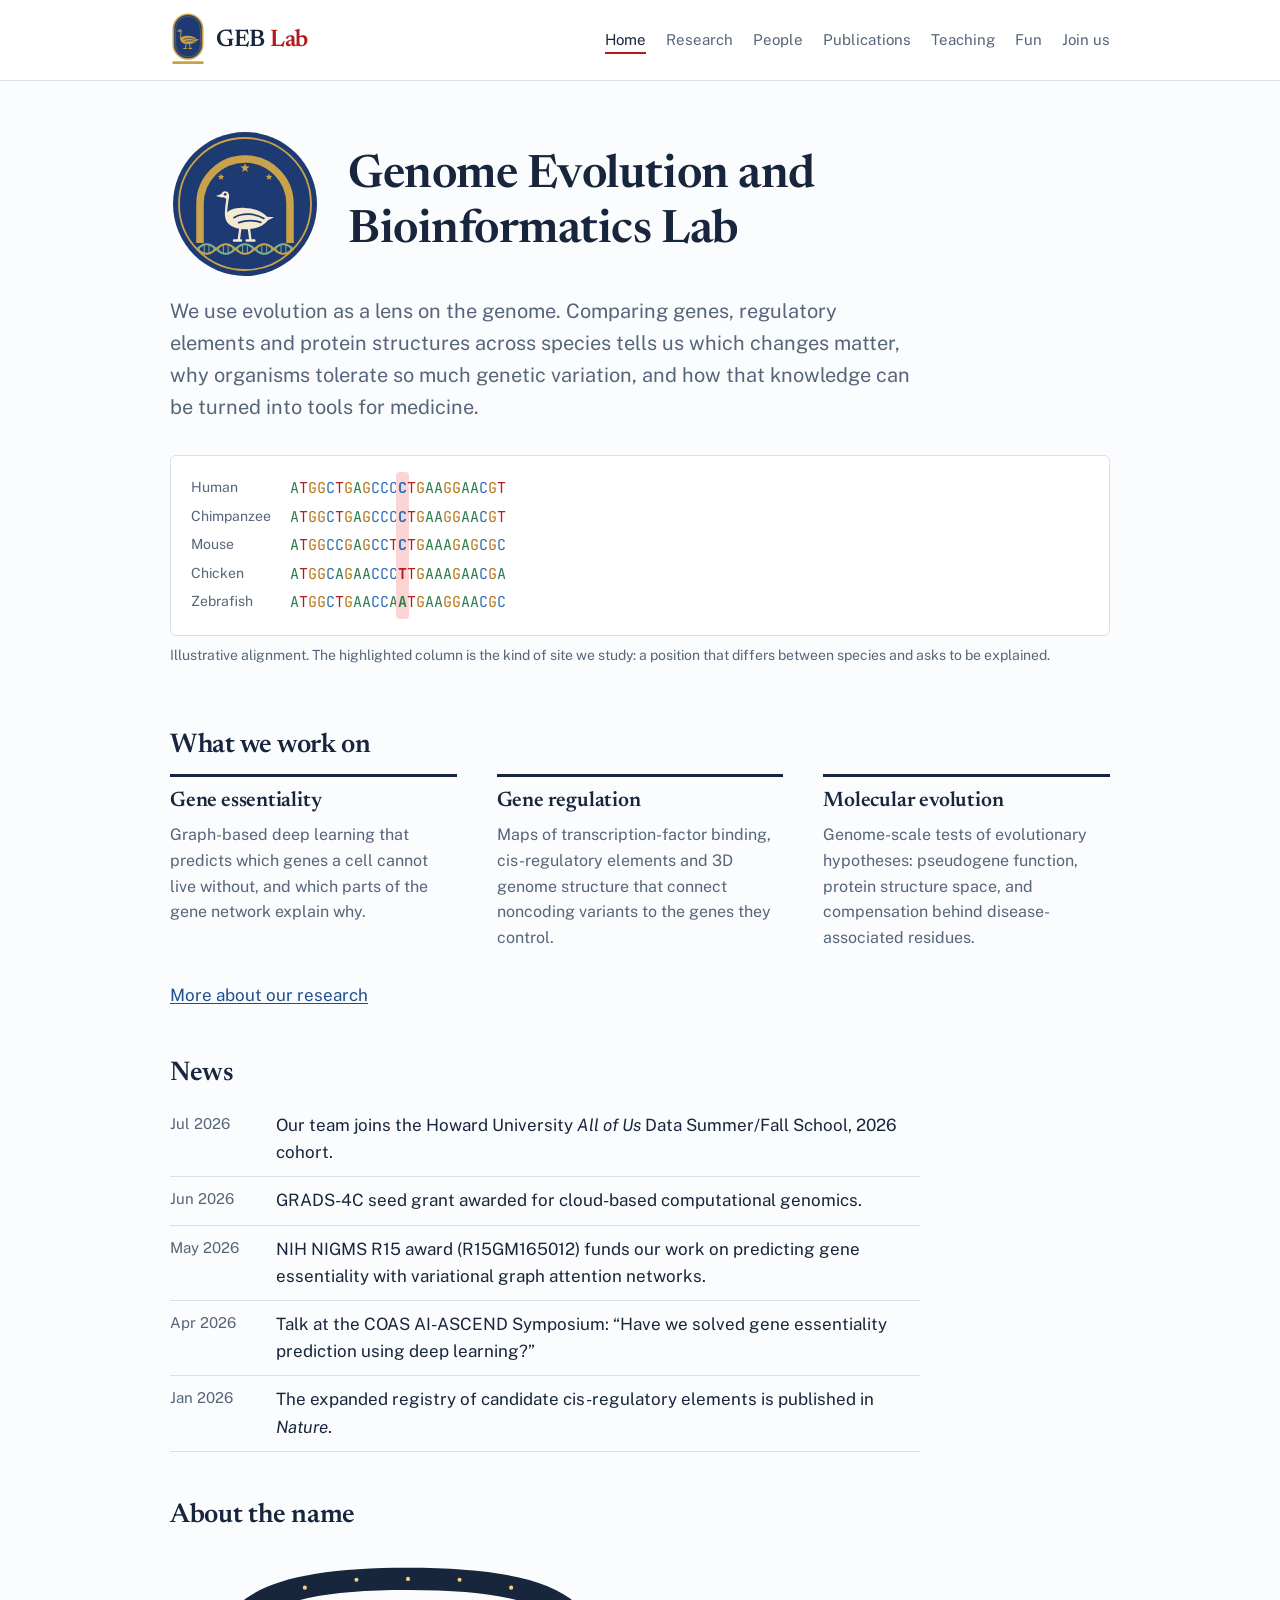
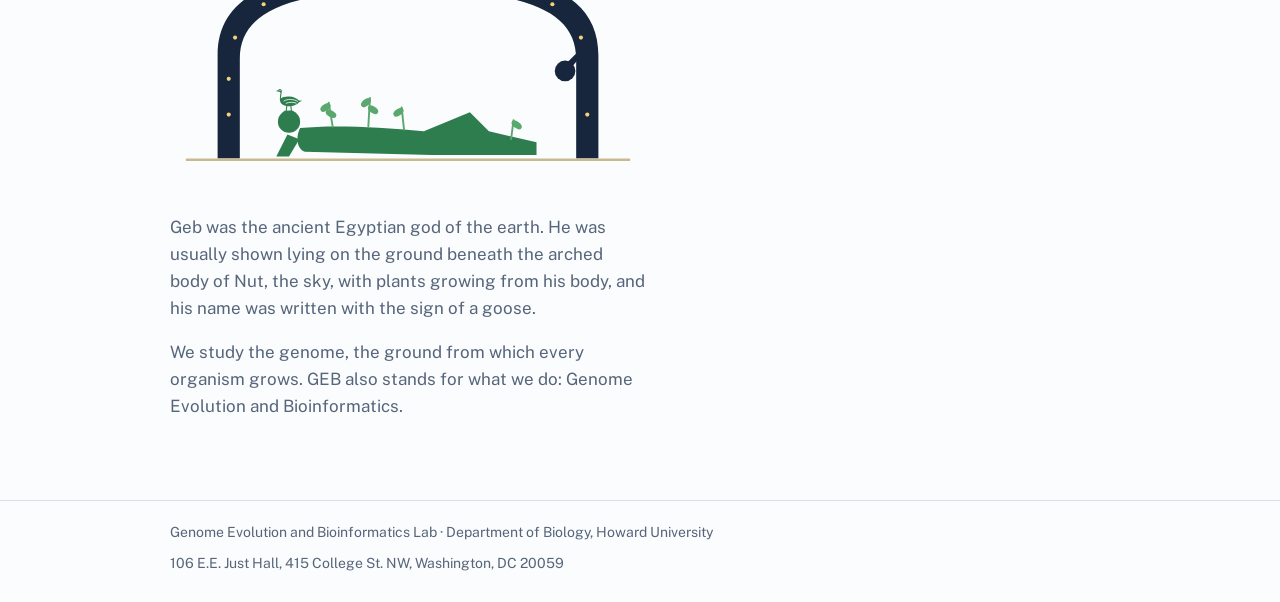
<file: index.html>
<!doctype html>
<html lang="en">
<head>
  <meta charset="utf-8">
  <meta name="viewport" content="width=device-width, initial-scale=1">
  <title>GEB Lab · Howard University</title>
  <meta name="description" content="The Genome Evolution and Bioinformatics Lab at Howard University studies genome evolution, gene regulation and gene essentiality.">
  <link rel="preconnect" href="https://fonts.googleapis.com">
  <link rel="preconnect" href="https://fonts.gstatic.com" crossorigin>
  <link href="https://fonts.googleapis.com/css2?family=JetBrains+Mono:wght@400;700&family=Newsreader:opsz,wght@6..72,500;6..72,600&family=Public+Sans:wght@400;600;700&display=swap" rel="stylesheet">
  <link rel="icon" href="favicon.svg" type="image/svg+xml">
  <link rel="stylesheet" href="style.css">
</head>
<body>
  <!-- ===== Menu: the same block is on every page. To add a page, add a <li> on every page. ===== -->
  <header class="site-header">
    <div class="wrap">
      <a class="wordmark brand" href="index.html" aria-label="GEB Lab home"><img class="logo" src="images/logo-cartouche.svg" alt="" width="36" height="56"><span class="wm-text">GEB <span>Lab</span></span></a>
      <nav aria-label="Main">
        <ul>
        <li><a href="index.html" aria-current="page">Home</a></li>
        <li><a href="research.html">Research</a></li>
        <li><a href="people.html">People</a></li>
        <li><a href="publications.html">Publications</a></li>
        <li><a href="teaching.html">Teaching</a></li>
        <li><a href="fun.html">Fun</a></li>
        <li><a href="join.html">Join us</a></li>
        </ul>
      </nav>
    </div>
  </header>

  <main>
    <div class="wrap">
      <section class="hero">
        <div class="hero-title">
          <img src="images/logo.svg" alt="GEB Lab logo">
          <h1>Genome Evolution and Bioinformatics Lab</h1>
        </div>
        <p class="lede">We use evolution as a lens on the genome. Comparing genes, regulatory
        elements and protein structures across species tells us which changes matter, why
        organisms tolerate so much genetic variation, and how that knowledge can be turned
        into tools for medicine.</p>
        <div class="alignment" role="img" aria-label="Illustrative five-species DNA alignment with one variable column highlighted">
          <div class="row"><span class="sp">Human</span><span class="a">A</span><span class="t">T</span><span class="g">G</span><span class="g">G</span><span class="c">C</span><span class="t">T</span><span class="g">G</span><span class="a">A</span><span class="g">G</span><span class="c">C</span><span class="c">C</span><span class="c">C</span><span class="c hl">C</span><span class="t">T</span><span class="g">G</span><span class="a">A</span><span class="a">A</span><span class="g">G</span><span class="g">G</span><span class="a">A</span><span class="a">A</span><span class="c">C</span><span class="g">G</span><span class="t">T</span></div>
          <div class="row"><span class="sp">Chimpanzee</span><span class="a">A</span><span class="t">T</span><span class="g">G</span><span class="g">G</span><span class="c">C</span><span class="t">T</span><span class="g">G</span><span class="a">A</span><span class="g">G</span><span class="c">C</span><span class="c">C</span><span class="c">C</span><span class="c hl">C</span><span class="t">T</span><span class="g">G</span><span class="a">A</span><span class="a">A</span><span class="g">G</span><span class="g">G</span><span class="a">A</span><span class="a">A</span><span class="c">C</span><span class="g">G</span><span class="t">T</span></div>
          <div class="row"><span class="sp">Mouse</span><span class="a">A</span><span class="t">T</span><span class="g">G</span><span class="g">G</span><span class="c">C</span><span class="c">C</span><span class="g">G</span><span class="a">A</span><span class="g">G</span><span class="c">C</span><span class="c">C</span><span class="t">T</span><span class="c hl">C</span><span class="t">T</span><span class="g">G</span><span class="a">A</span><span class="a">A</span><span class="a">A</span><span class="g">G</span><span class="a">A</span><span class="g">G</span><span class="c">C</span><span class="g">G</span><span class="c">C</span></div>
          <div class="row"><span class="sp">Chicken</span><span class="a">A</span><span class="t">T</span><span class="g">G</span><span class="g">G</span><span class="c">C</span><span class="a">A</span><span class="g">G</span><span class="a">A</span><span class="a">A</span><span class="c">C</span><span class="c">C</span><span class="c">C</span><span class="t hl">T</span><span class="t">T</span><span class="g">G</span><span class="a">A</span><span class="a">A</span><span class="a">A</span><span class="g">G</span><span class="a">A</span><span class="a">A</span><span class="c">C</span><span class="g">G</span><span class="a">A</span></div>
          <div class="row"><span class="sp">Zebrafish</span><span class="a">A</span><span class="t">T</span><span class="g">G</span><span class="g">G</span><span class="c">C</span><span class="t">T</span><span class="g">G</span><span class="a">A</span><span class="a">A</span><span class="c">C</span><span class="c">C</span><span class="a">A</span><span class="a hl">A</span><span class="t">T</span><span class="g">G</span><span class="a">A</span><span class="a">A</span><span class="g">G</span><span class="g">G</span><span class="a">A</span><span class="a">A</span><span class="c">C</span><span class="g">G</span><span class="c">C</span></div>
        </div>
        <p class="caption">Illustrative alignment. The highlighted column is the kind of site we study:
        a position that differs between species and asks to be explained.</p>
      </section>

      <h2>What we work on</h2>
      <div class="themes">
        <div class="theme">
          <h3>Gene essentiality</h3>
          <p>Graph-based deep learning that predicts which genes a cell cannot live without,
          and which parts of the gene network explain why.</p>
        </div>
        <div class="theme">
          <h3>Gene regulation</h3>
          <p>Maps of transcription-factor binding, cis-regulatory elements and 3D genome
          structure that connect noncoding variants to the genes they control.</p>
        </div>
        <div class="theme">
          <h3>Molecular evolution</h3>
          <p>Genome-scale tests of evolutionary hypotheses: pseudogene function, protein
          structure space, and compensation behind disease-associated residues.</p>
        </div>
      </div>
      <p style="margin-top:16px"><a href="research.html">More about our research</a></p>

      <h2>News</h2>
      <ul class="news">
        <li><time datetime="2026-07">Jul 2026</time><span>Our team joins the Howard University <em>All of Us</em> Data Summer/Fall School, 2026 cohort.</span></li>
        <li><time datetime="2026-06">Jun 2026</time><span>GRADS-4C seed grant awarded for cloud-based computational genomics.</span></li>
        <li><time datetime="2026-05">May 2026</time><span>NIH NIGMS R15 award (R15GM165012) funds our work on predicting gene essentiality with variational graph attention networks.</span></li>
        <li><time datetime="2026-04">Apr 2026</time><span>Talk at the COAS AI-ASCEND Symposium: “Have we solved gene essentiality prediction using deep learning?”</span></li>
        <li><time datetime="2026-01">Jan 2026</time><span>The expanded registry of candidate cis-regulatory elements is published in <em>Nature</em>.</span></li>
      </ul>
      <h2>About the name</h2>
      <div class="name-note">
        <img class="geb-art" src="images/geb-and-nut.svg" alt="Drawing of Geb, the earth, lying beneath Nut, the sky"></g>
  <!-- plants growing from the earth -->
  <g stroke="#5aa86e" stroke-width="2.4" stroke-linecap="round" fill="#5aa86e">
    <path d="M205 230 L200 200" fill="none"/><ellipse cx="196" cy="206" rx="6" ry="3" transform="rotate(-35 196 206)"/><ellipse cx="203" cy="214" rx="6" ry="3" transform="rotate(30 203 214)"/>
    <path d="M250 230 L252 194" fill="none"/><ellipse cx="247" cy="200" rx="6" ry="3" transform="rotate(-40 247 200)"/><ellipse cx="256" cy="209" rx="6" ry="3" transform="rotate(35 256 209)"/>
    <path d="M295 234 L292 206" fill="none"/><ellipse cx="288" cy="212" rx="6" ry="3" transform="rotate(-35 288 212)"/>
    <path d="M430 246 L433 222" fill="none"/><ellipse cx="437" cy="228" rx="6" ry="3" transform="rotate(35 437 228)"/>
  </g>
</svg>
        <div>
          <p>Geb was the ancient Egyptian god of the earth. He was usually shown lying on the ground
          beneath the arched body of Nut, the sky, with plants growing from his body, and his name was
          written with the sign of a goose.</p>
          <p>We study the genome, the ground from which every organism grows. GEB also stands for
          what we do: Genome Evolution and Bioinformatics.</p>
        </div>
      </div>
    </div>
  </main>

  <footer class="site-footer">
    <div class="wrap">
      <span>Genome Evolution and Bioinformatics Lab · Department of Biology, Howard University</span>
      <span>106 E.E. Just Hall, 415 College St. NW, Washington, DC 20059</span>
    </div>
  </footer>
</body>
</html>
</file>
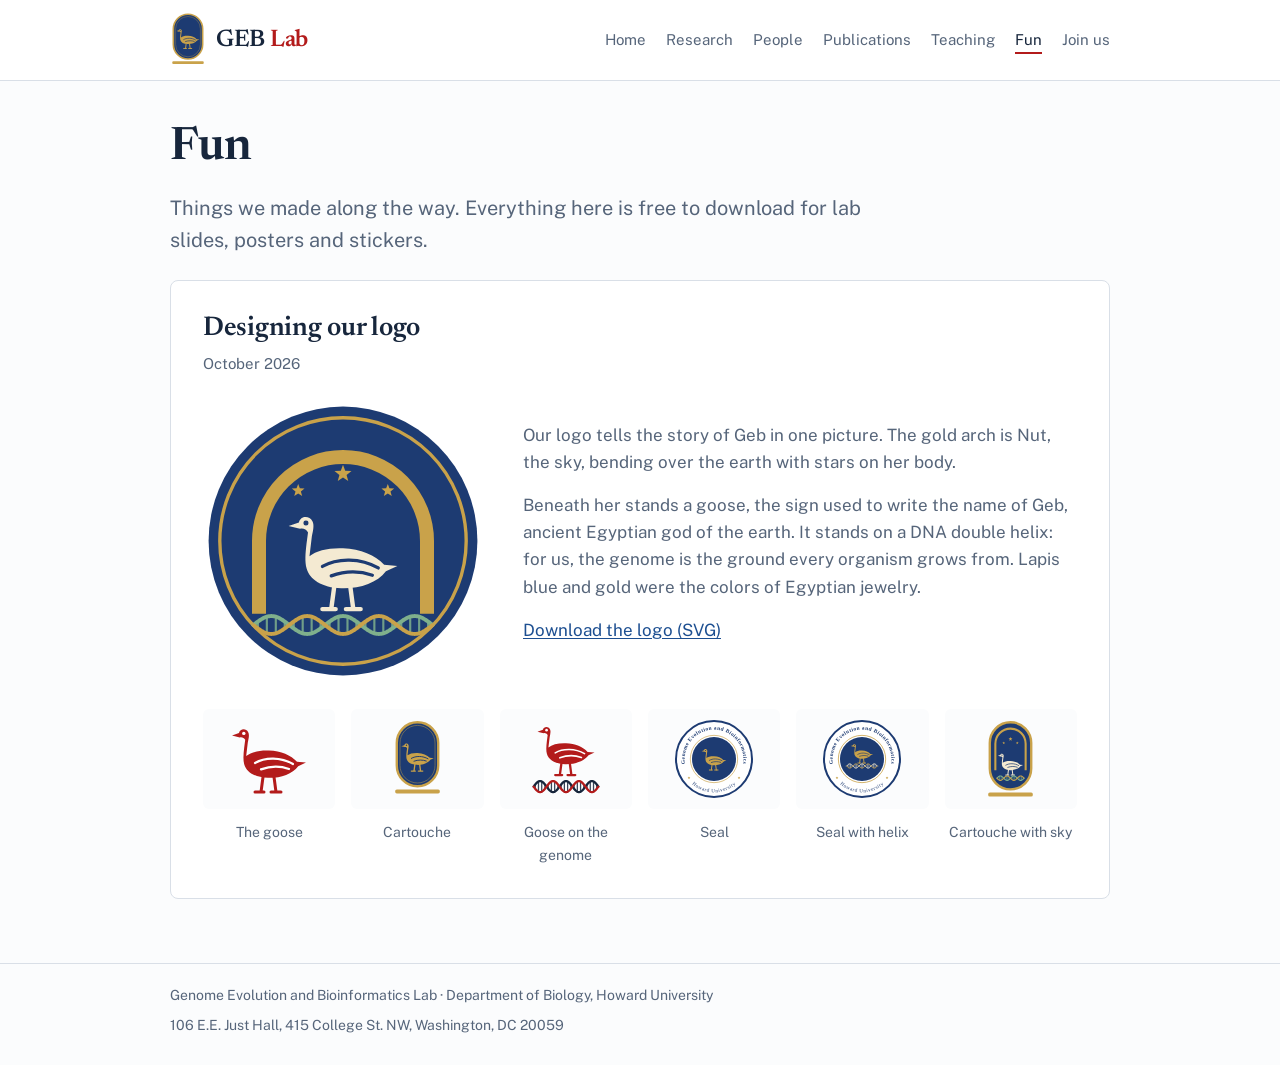
<file: fun.html>
<!doctype html>
<html lang="en">
<head>
  <meta charset="utf-8">
  <meta name="viewport" content="width=device-width, initial-scale=1">
  <title>Fun · GEB Lab</title>
  <meta name="description" content="Logos, drawings and other things the GEB Lab made for fun.">
  <link rel="preconnect" href="https://fonts.googleapis.com">
  <link rel="preconnect" href="https://fonts.gstatic.com" crossorigin>
  <link href="https://fonts.googleapis.com/css2?family=JetBrains+Mono:wght@400;700&family=Newsreader:opsz,wght@6..72,500;6..72,600&family=Public+Sans:wght@400;600;700&display=swap" rel="stylesheet">
  <link rel="icon" href="favicon.svg" type="image/svg+xml">
  <link rel="stylesheet" href="style.css">
</head>
<body>
  <!-- ===== Menu: the same block is on every page. To add a page, add a <li> on every page. ===== -->
  <header class="site-header">
    <div class="wrap">
      <a class="wordmark brand" href="index.html" aria-label="GEB Lab home"><img class="logo" src="images/logo-cartouche.svg" alt="" width="36" height="56"><span class="wm-text">GEB <span>Lab</span></span></a>
      <nav aria-label="Main">
        <ul>
        <li><a href="index.html">Home</a></li>
        <li><a href="research.html">Research</a></li>
        <li><a href="people.html">People</a></li>
        <li><a href="publications.html">Publications</a></li>
        <li><a href="teaching.html">Teaching</a></li>
        <li><a href="fun.html" aria-current="page">Fun</a></li>
        <li><a href="join.html">Join us</a></li>
        </ul>
      </nav>
    </div>
  </header>

  
  <main>
    <div class="wrap">
      <h1>Fun</h1>
      <p class="lede">Things we made along the way. Everything here is free to download for lab slides,
      posters and stickers.</p>

      <!-- To add a new entry: copy an <article class="entry"> block and put it at the top, newest first. -->
      <article class="entry">
        <h2>Designing our logo</h2>
        <time datetime="2026-10">October 2026</time>
        <div class="entry-body">
          <img class="main" src="images/logo.svg" alt="GEB Lab logo">
          <div class="prose">
            <p>Our logo tells the story of Geb in one picture. The gold arch is Nut, the sky, bending over the
            earth with stars on her body.</p>
            <p>Beneath her stands a goose, the sign used to write the name of Geb, ancient Egyptian god of the
            earth. It stands on a DNA double helix: for us, the genome is the ground every organism grows from.
            Lapis blue and gold were the colors of Egyptian jewelry.</p>
            <p><a href="images/logo.svg" download>Download the logo (SVG)</a></p>
          </div>
        </div>
        <ul class="sketches" aria-label="Sketches we tried first">
          <li><img src="images/sketch-goose.svg" alt="" loading="lazy">The goose</li>
          <li><img src="images/sketch-cartouche.svg" alt="" loading="lazy">Cartouche</li>
          <li><img src="images/sketch-genome.svg" alt="" loading="lazy">Goose on the genome</li>
          <li><img src="images/sketch-seal.svg" alt="" loading="lazy">Seal</li>
          <li><img src="images/sketch-seal-helix.svg" alt="" loading="lazy">Seal with helix</li>
          <li><img src="images/sketch-cartouche-sky.svg" alt="" loading="lazy">Cartouche with sky</li>
        </ul>
      </article>
    </div>
  </main>

  <footer class="site-footer">
    <div class="wrap">
      <span>Genome Evolution and Bioinformatics Lab · Department of Biology, Howard University</span>
      <span>106 E.E. Just Hall, 415 College St. NW, Washington, DC 20059</span>
    </div>
  </footer>
</body>
</html>
</file>
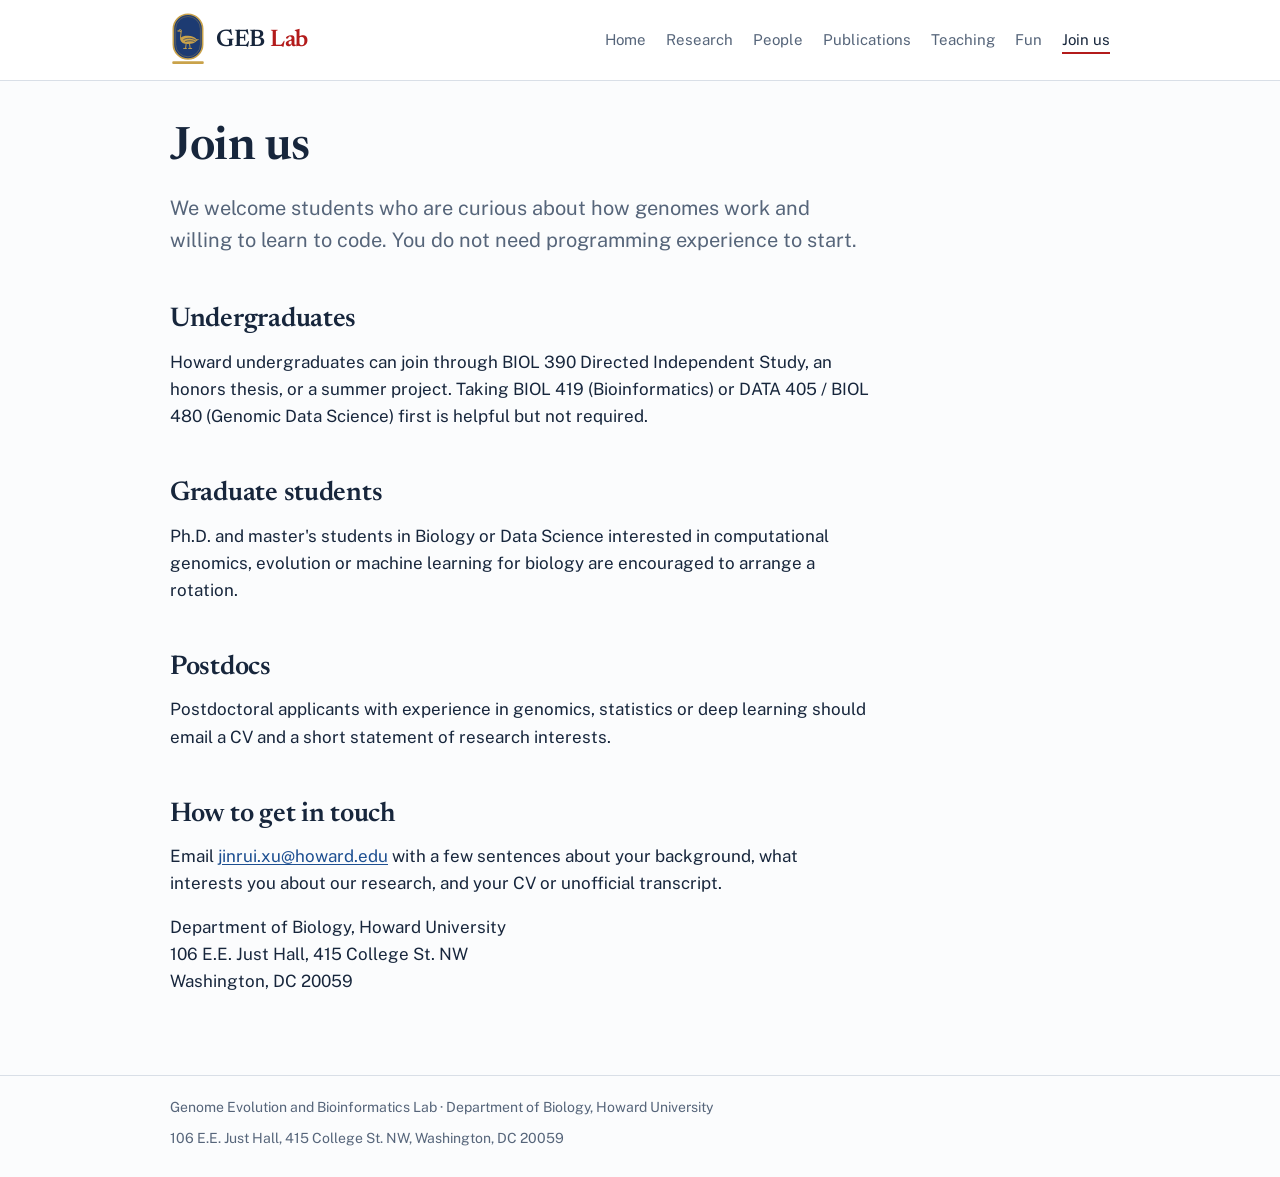
<file: join.html>
<!doctype html>
<html lang="en">
<head>
  <meta charset="utf-8">
  <meta name="viewport" content="width=device-width, initial-scale=1">
  <title>Join us · GEB Lab</title>
  <meta name="description" content="How to join the Genome Evolution and Bioinformatics Lab.">
  <link rel="preconnect" href="https://fonts.googleapis.com">
  <link rel="preconnect" href="https://fonts.gstatic.com" crossorigin>
  <link href="https://fonts.googleapis.com/css2?family=JetBrains+Mono:wght@400;700&family=Newsreader:opsz,wght@6..72,500;6..72,600&family=Public+Sans:wght@400;600;700&display=swap" rel="stylesheet">
  <link rel="icon" href="favicon.svg" type="image/svg+xml">
  <link rel="stylesheet" href="style.css">
</head>
<body>
  <!-- ===== Menu: the same block is on every page. To add a page, add a <li> on every page. ===== -->
  <header class="site-header">
    <div class="wrap">
      <a class="wordmark brand" href="index.html" aria-label="GEB Lab home"><img class="logo" src="images/logo-cartouche.svg" alt="" width="36" height="56"><span class="wm-text">GEB <span>Lab</span></span></a>
      <nav aria-label="Main">
        <ul>
        <li><a href="index.html">Home</a></li>
        <li><a href="research.html">Research</a></li>
        <li><a href="people.html">People</a></li>
        <li><a href="publications.html">Publications</a></li>
        <li><a href="teaching.html">Teaching</a></li>
        <li><a href="fun.html">Fun</a></li>
        <li><a href="join.html" aria-current="page">Join us</a></li>
        </ul>
      </nav>
    </div>
  </header>

  <main>
    <div class="wrap">
      <h1>Join us</h1>
      <div class="prose">
        <p class="lede">We welcome students who are curious about how genomes work and willing to learn
        to code. You do not need programming experience to start.</p>

        <h2>Undergraduates</h2>
        <p>Howard undergraduates can join through BIOL 390 Directed Independent Study, an honors thesis, or
        a summer project. Taking BIOL 419 (Bioinformatics) or DATA 405 / BIOL 480 (Genomic Data Science)
        first is helpful but not required.</p>

        <h2>Graduate students</h2>
        <p>Ph.D. and master's students in Biology or Data Science interested in computational genomics,
        evolution or machine learning for biology are encouraged to arrange a rotation.</p>

        <h2>Postdocs</h2>
        <p>Postdoctoral applicants with experience in genomics, statistics or deep learning should email
        a CV and a short statement of research interests.</p>

        <h2>How to get in touch</h2>
        <p>Email <a href="mailto:jinrui.xu@howard.edu">jinrui.xu@howard.edu</a> with a few sentences about
        your background, what interests you about our research, and your CV or unofficial transcript.</p>
        <p>Department of Biology, Howard University<br>
        106 E.E. Just Hall, 415 College St. NW<br>
        Washington, DC 20059</p>
      </div>
    </div>
  </main>

  <footer class="site-footer">
    <div class="wrap">
      <span>Genome Evolution and Bioinformatics Lab · Department of Biology, Howard University</span>
      <span>106 E.E. Just Hall, 415 College St. NW, Washington, DC 20059</span>
    </div>
  </footer>
</body>
</html>
</file>
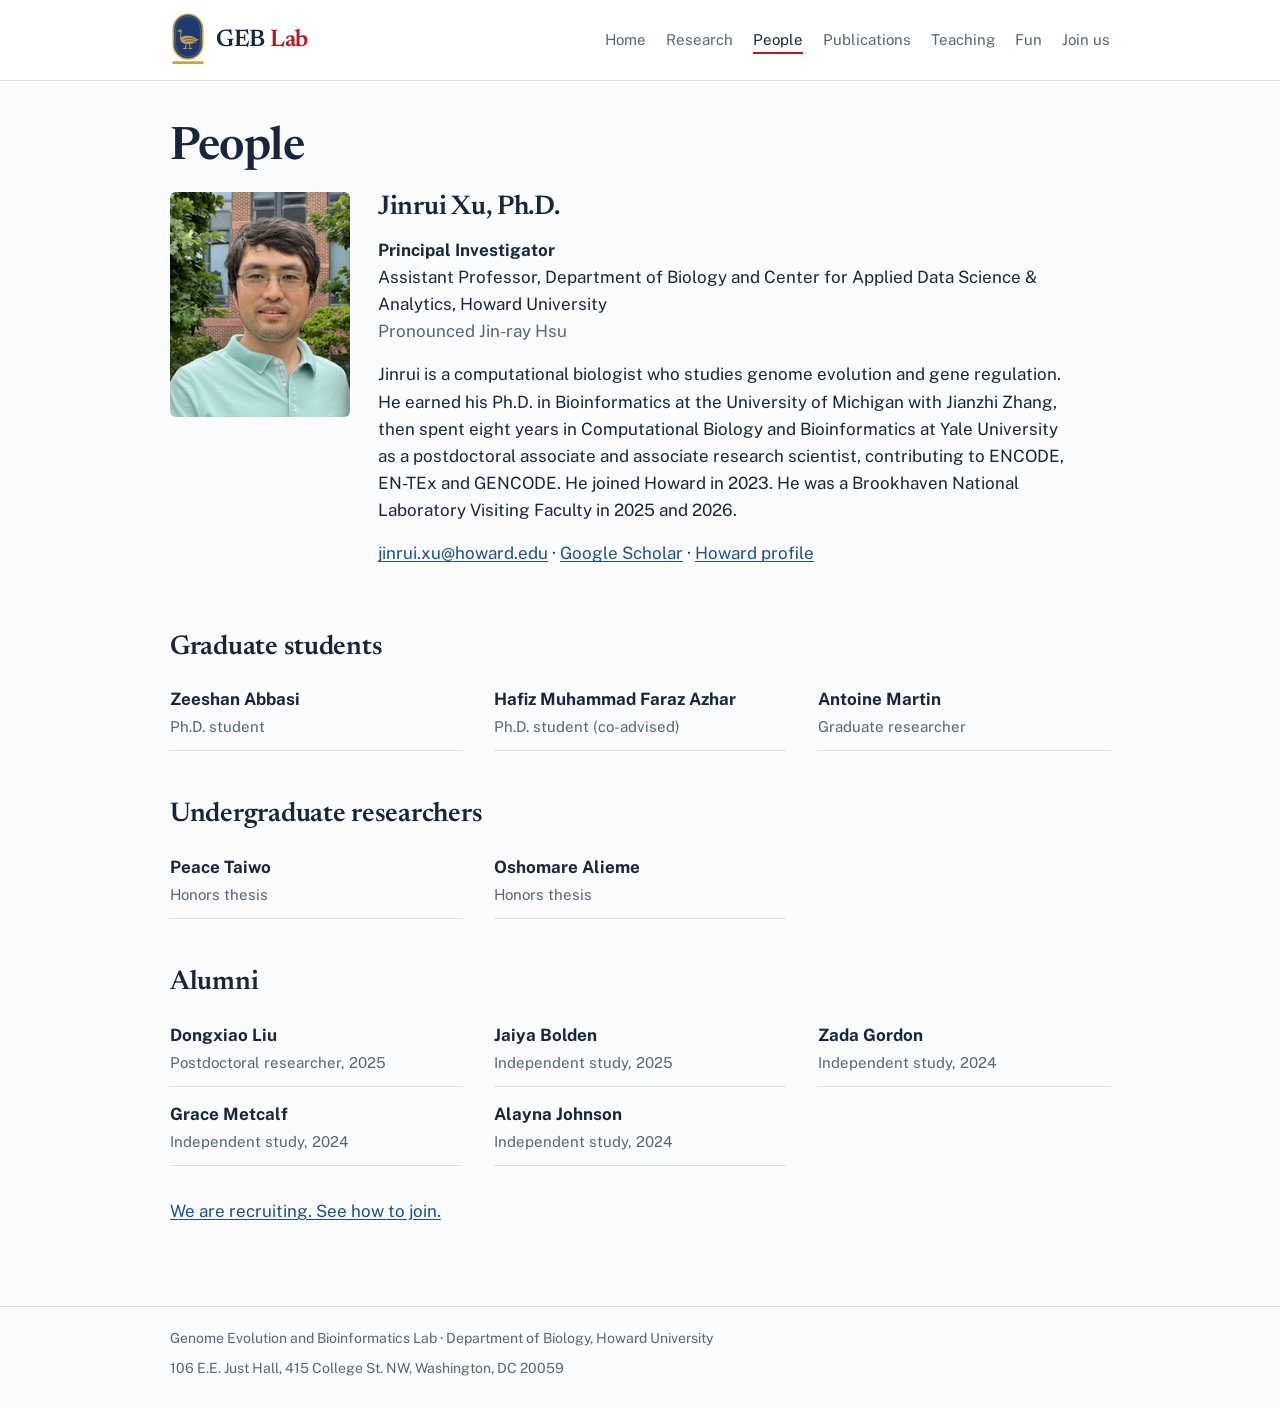
<file: people.html>
<!doctype html>
<html lang="en">
<head>
  <meta charset="utf-8">
  <meta name="viewport" content="width=device-width, initial-scale=1">
  <title>People · GEB Lab</title>
  <meta name="description" content="Members of the Genome Evolution and Bioinformatics Lab.">
  <link rel="preconnect" href="https://fonts.googleapis.com">
  <link rel="preconnect" href="https://fonts.gstatic.com" crossorigin>
  <link href="https://fonts.googleapis.com/css2?family=JetBrains+Mono:wght@400;700&family=Newsreader:opsz,wght@6..72,500;6..72,600&family=Public+Sans:wght@400;600;700&display=swap" rel="stylesheet">
  <link rel="icon" href="favicon.svg" type="image/svg+xml">
  <link rel="stylesheet" href="style.css">
</head>
<body>
  <!-- ===== Menu: the same block is on every page. To add a page, add a <li> on every page. ===== -->
  <header class="site-header">
    <div class="wrap">
      <a class="wordmark brand" href="index.html" aria-label="GEB Lab home"><img class="logo" src="images/logo-cartouche.svg" alt="" width="36" height="56"><span class="wm-text">GEB <span>Lab</span></span></a>
      <nav aria-label="Main">
        <ul>
        <li><a href="index.html">Home</a></li>
        <li><a href="research.html">Research</a></li>
        <li><a href="people.html" aria-current="page">People</a></li>
        <li><a href="publications.html">Publications</a></li>
        <li><a href="teaching.html">Teaching</a></li>
        <li><a href="fun.html">Fun</a></li>
        <li><a href="join.html">Join us</a></li>
        </ul>
      </nav>
    </div>
  </header>

  <main>
    <div class="wrap">
      <h1>People</h1>

      <section class="pi">
        <img class="photo" src="images/jinrui-xu.png" alt="Jinrui Xu" width="180" height="225">
        <div class="prose">
          <h2 style="margin-top:0">Jinrui Xu, Ph.D.</h2>
          <p><strong>Principal Investigator</strong><br>
          Assistant Professor, Department of Biology and Center for Applied Data Science &amp; Analytics,
          Howard University<br>
          <span style="color:var(--muted)">Pronounced Jin-ray Hsu</span></p>
          <p>Jinrui is a computational biologist who studies genome evolution and gene regulation. He
          earned his Ph.D. in Bioinformatics at the University of Michigan with Jianzhi Zhang, then spent
          eight years in Computational Biology and Bioinformatics at Yale University as a postdoctoral
          associate and associate research scientist, contributing to ENCODE, EN-TEx
          and GENCODE. He joined Howard in 2023. He was a Brookhaven National Laboratory Visiting Faculty
          in 2025 and 2026.</p>
          <p><a href="mailto:jinrui.xu@howard.edu">jinrui.xu@howard.edu</a> ·
          <a href="https://scholar.google.com/citations?user=j6xKH9AAAAAJ&amp;hl=en">Google Scholar</a> ·
          <a href="https://profiles.howard.edu/jinrui-xu">Howard profile</a></p>
        </div>
      </section>

      <h2>Graduate students</h2>
      <ul class="members">
        <li><strong>Zeeshan Abbasi</strong><span>Ph.D. student</span></li>
        <li><strong>Hafiz Muhammad Faraz Azhar</strong><span>Ph.D. student (co-advised)</span></li>
        <li><strong>Antoine Martin</strong><span>Graduate researcher</span></li>
      </ul>

      <h2>Undergraduate researchers</h2>
      <ul class="members">
        <li><strong>Peace Taiwo</strong><span>Honors thesis</span></li>
        <li><strong>Oshomare Alieme</strong><span>Honors thesis</span></li>
      </ul>

      <h2>Alumni</h2>
      <ul class="members">
        <li><strong>Dongxiao Liu</strong><span>Postdoctoral researcher, 2025</span></li>
        <li><strong>Jaiya Bolden</strong><span>Independent study, 2025</span></li>
        <li><strong>Zada Gordon</strong><span>Independent study, 2024</span></li>
        <li><strong>Grace Metcalf</strong><span>Independent study, 2024</span></li>
        <li><strong>Alayna Johnson</strong><span>Independent study, 2024</span></li>
      </ul>

      <p style="margin-top:32px"><a href="join.html">We are recruiting. See how to join.</a></p>
    </div>
  </main>

  <footer class="site-footer">
    <div class="wrap">
      <span>Genome Evolution and Bioinformatics Lab · Department of Biology, Howard University</span>
      <span>106 E.E. Just Hall, 415 College St. NW, Washington, DC 20059</span>
    </div>
  </footer>
</body>
</html>
</file>
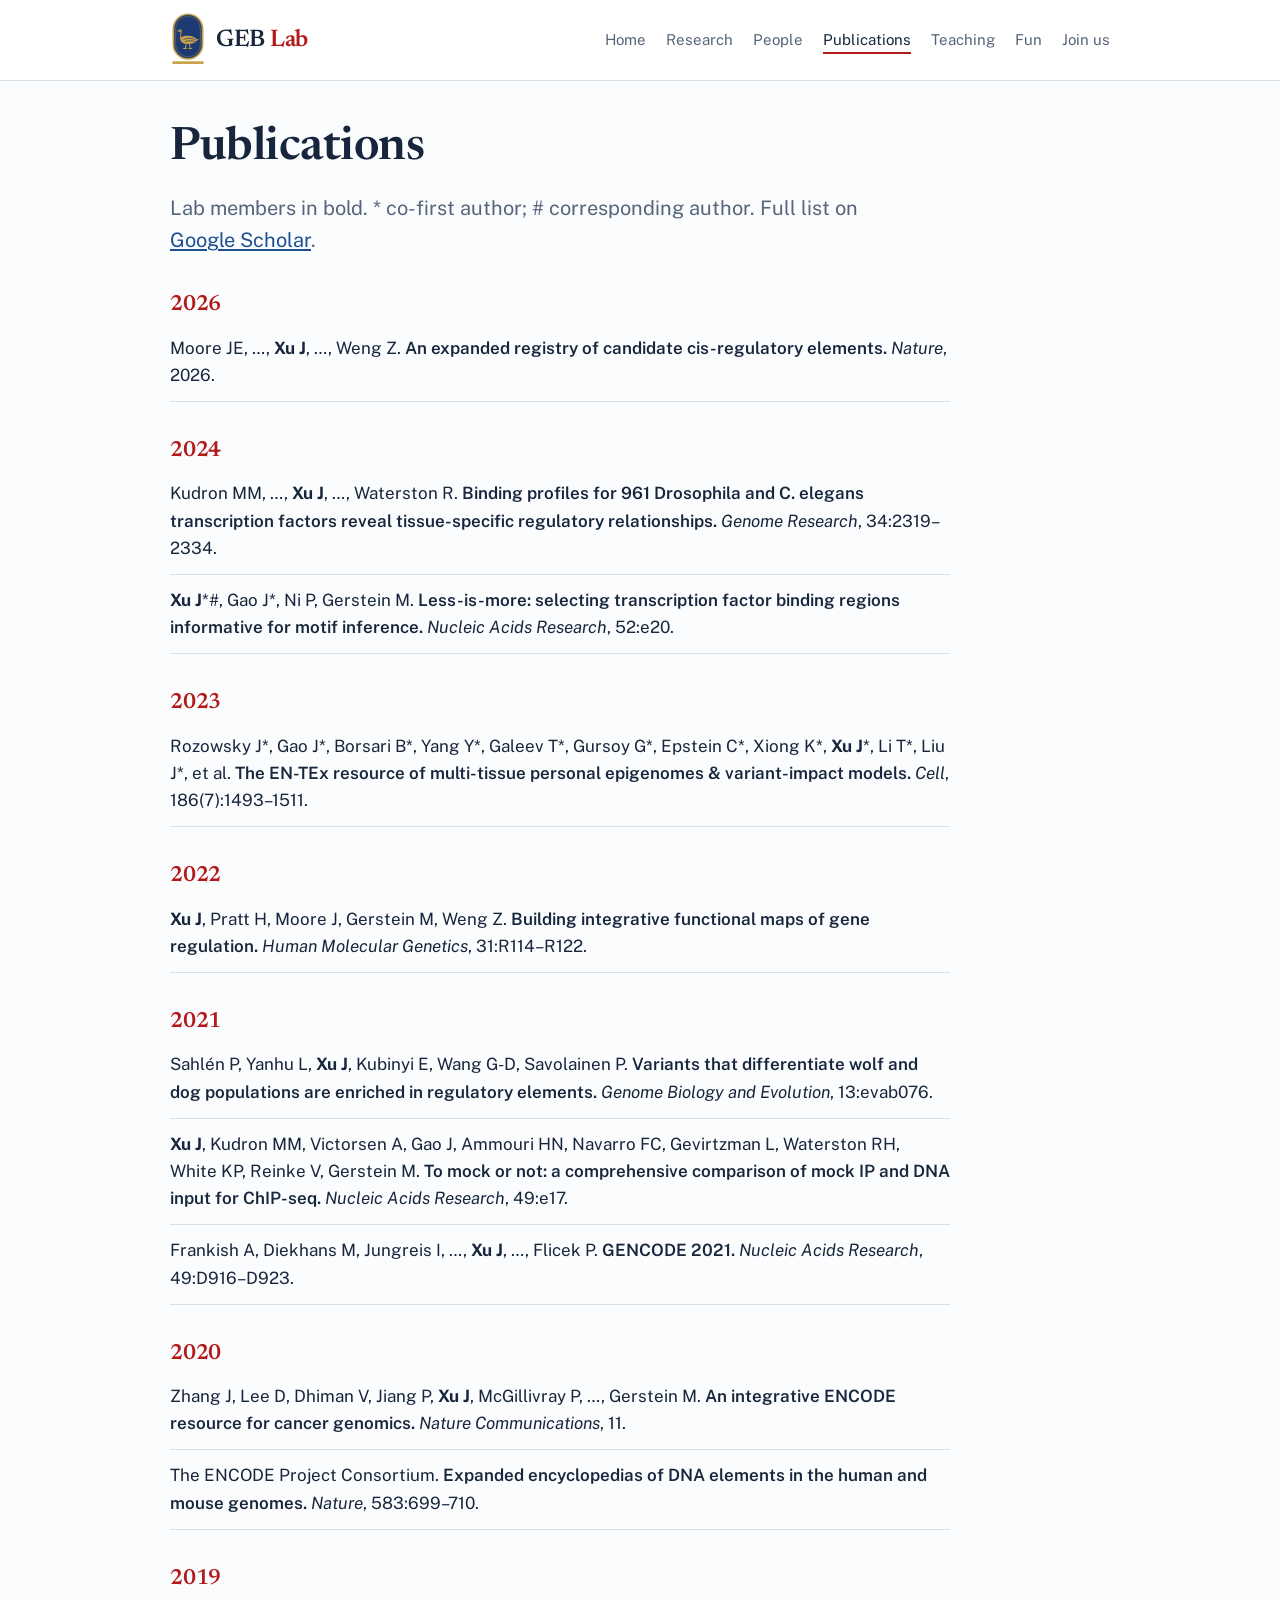
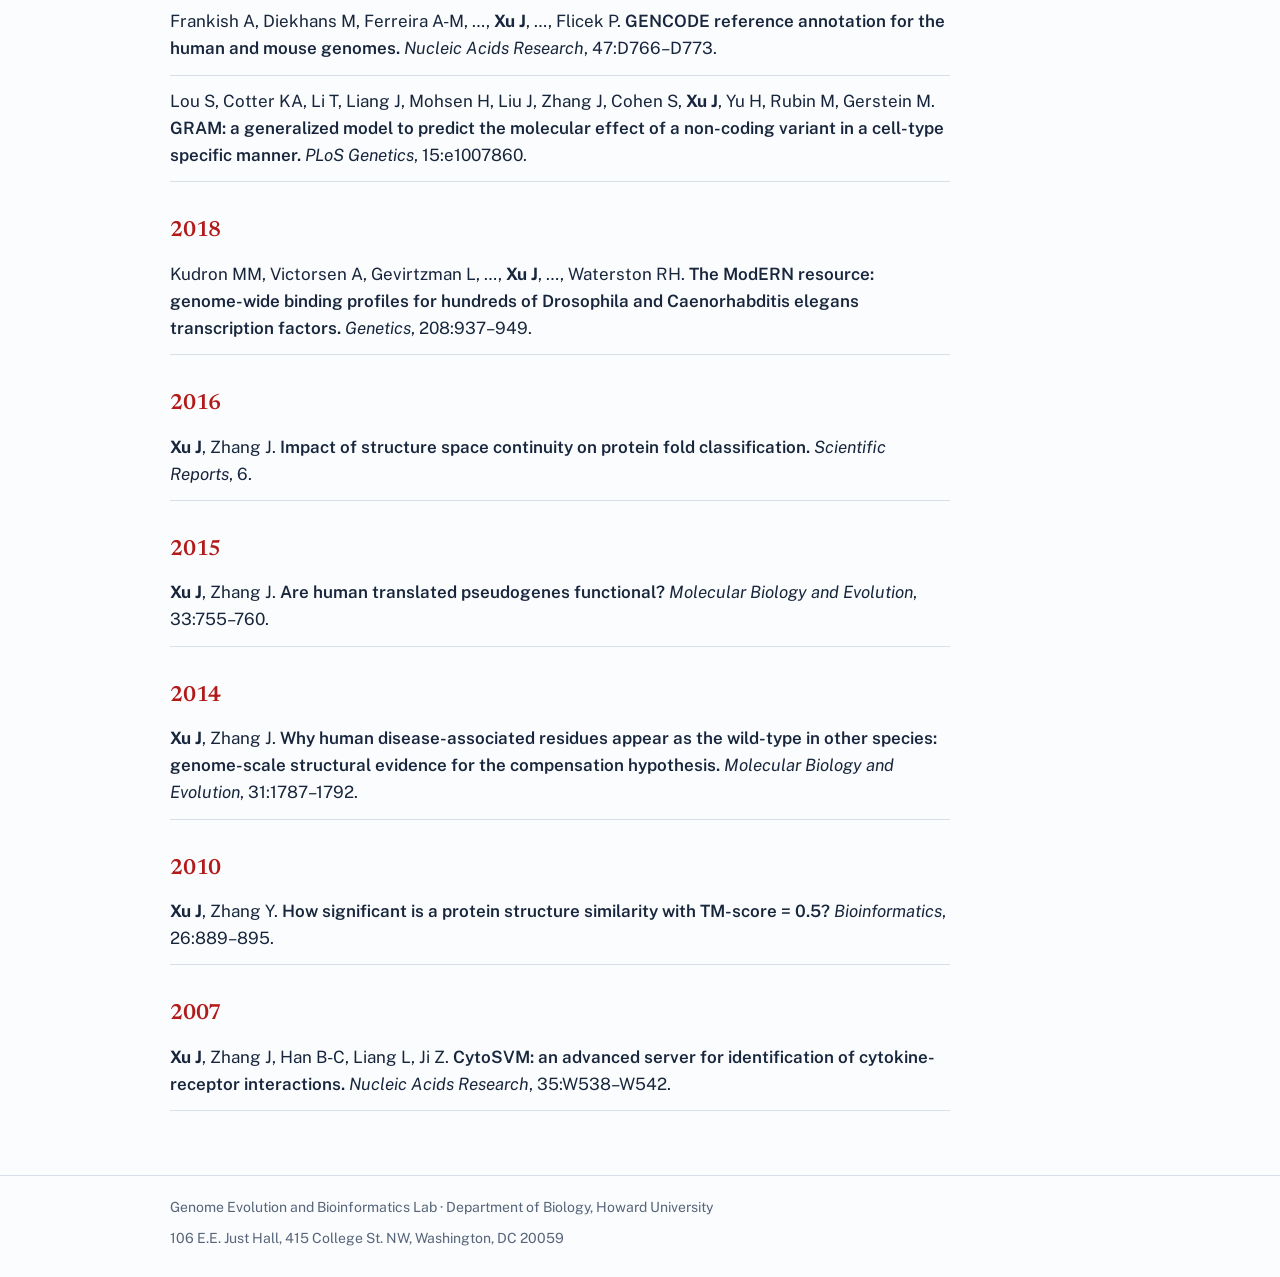
<file: publications.html>
<!doctype html>
<html lang="en">
<head>
  <meta charset="utf-8">
  <meta name="viewport" content="width=device-width, initial-scale=1">
  <title>Publications · GEB Lab</title>
  <meta name="description" content="Publications from the Genome Evolution and Bioinformatics Lab.">
  <link rel="preconnect" href="https://fonts.googleapis.com">
  <link rel="preconnect" href="https://fonts.gstatic.com" crossorigin>
  <link href="https://fonts.googleapis.com/css2?family=JetBrains+Mono:wght@400;700&family=Newsreader:opsz,wght@6..72,500;6..72,600&family=Public+Sans:wght@400;600;700&display=swap" rel="stylesheet">
  <link rel="icon" href="favicon.svg" type="image/svg+xml">
  <link rel="stylesheet" href="style.css">
</head>
<body>
  <!-- ===== Menu: the same block is on every page. To add a page, add a <li> on every page. ===== -->
  <header class="site-header">
    <div class="wrap">
      <a class="wordmark brand" href="index.html" aria-label="GEB Lab home"><img class="logo" src="images/logo-cartouche.svg" alt="" width="36" height="56"><span class="wm-text">GEB <span>Lab</span></span></a>
      <nav aria-label="Main">
        <ul>
        <li><a href="index.html">Home</a></li>
        <li><a href="research.html">Research</a></li>
        <li><a href="people.html">People</a></li>
        <li><a href="publications.html" aria-current="page">Publications</a></li>
        <li><a href="teaching.html">Teaching</a></li>
        <li><a href="fun.html">Fun</a></li>
        <li><a href="join.html">Join us</a></li>
        </ul>
      </nav>
    </div>
  </header>

  <main>
    <div class="wrap">
      <h1>Publications</h1>
      <p class="lede">Lab members in bold. * co-first author; # corresponding author.
      Full list on <a href="https://scholar.google.com/citations?user=j6xKH9AAAAAJ&amp;hl=en">Google Scholar</a>.</p>
      <!-- To add a paper: copy one <li>…</li> line and edit it. New year? Copy an <h2 class="year"> block too. -->
      <h2 class="year">2026</h2>
      <ul class="pubs">
        <li>Moore JE, …, <span class='me'>Xu J</span>, …, Weng Z. <span class="title">An expanded registry of candidate cis-regulatory elements.</span> <span class="journal">Nature</span>, 2026.</li>
      </ul>
      <h2 class="year">2024</h2>
      <ul class="pubs">
        <li>Kudron MM, …, <span class='me'>Xu J</span>, …, Waterston R. <span class="title">Binding profiles for 961 Drosophila and C. elegans transcription factors reveal tissue-specific regulatory relationships.</span> <span class="journal">Genome Research</span>, 34:2319–2334.</li>
        <li><span class='me'>Xu J</span>*#, Gao J*, Ni P, Gerstein M. <span class="title">Less-is-more: selecting transcription factor binding regions informative for motif inference.</span> <span class="journal">Nucleic Acids Research</span>, 52:e20.</li>
      </ul>
      <h2 class="year">2023</h2>
      <ul class="pubs">
        <li>Rozowsky J*, Gao J*, Borsari B*, Yang Y*, Galeev T*, Gursoy G*, Epstein C*, Xiong K*, <span class='me'>Xu J</span>*, Li T*, Liu J*, et al. <span class="title">The EN-TEx resource of multi-tissue personal epigenomes &amp; variant-impact models.</span> <span class="journal">Cell</span>, 186(7):1493–1511.</li>
      </ul>
      <h2 class="year">2022</h2>
      <ul class="pubs">
        <li><span class='me'>Xu J</span>, Pratt H, Moore J, Gerstein M, Weng Z. <span class="title">Building integrative functional maps of gene regulation.</span> <span class="journal">Human Molecular Genetics</span>, 31:R114–R122.</li>
      </ul>
      <h2 class="year">2021</h2>
      <ul class="pubs">
        <li>Sahlén P, Yanhu L, <span class='me'>Xu J</span>, Kubinyi E, Wang G-D, Savolainen P. <span class="title">Variants that differentiate wolf and dog populations are enriched in regulatory elements.</span> <span class="journal">Genome Biology and Evolution</span>, 13:evab076.</li>
        <li><span class='me'>Xu J</span>, Kudron MM, Victorsen A, Gao J, Ammouri HN, Navarro FC, Gevirtzman L, Waterston RH, White KP, Reinke V, Gerstein M. <span class="title">To mock or not: a comprehensive comparison of mock IP and DNA input for ChIP-seq.</span> <span class="journal">Nucleic Acids Research</span>, 49:e17.</li>
        <li>Frankish A, Diekhans M, Jungreis I, …, <span class='me'>Xu J</span>, …, Flicek P. <span class="title">GENCODE 2021.</span> <span class="journal">Nucleic Acids Research</span>, 49:D916–D923.</li>
      </ul>
      <h2 class="year">2020</h2>
      <ul class="pubs">
        <li>Zhang J, Lee D, Dhiman V, Jiang P, <span class='me'>Xu J</span>, McGillivray P, …, Gerstein M. <span class="title">An integrative ENCODE resource for cancer genomics.</span> <span class="journal">Nature Communications</span>, 11.</li>
        <li>The ENCODE Project Consortium. <span class="title">Expanded encyclopedias of DNA elements in the human and mouse genomes.</span> <span class="journal">Nature</span>, 583:699–710.</li>
      </ul>
      <h2 class="year">2019</h2>
      <ul class="pubs">
        <li>Frankish A, Diekhans M, Ferreira A-M, …, <span class='me'>Xu J</span>, …, Flicek P. <span class="title">GENCODE reference annotation for the human and mouse genomes.</span> <span class="journal">Nucleic Acids Research</span>, 47:D766–D773.</li>
        <li>Lou S, Cotter KA, Li T, Liang J, Mohsen H, Liu J, Zhang J, Cohen S, <span class='me'>Xu J</span>, Yu H, Rubin M, Gerstein M. <span class="title">GRAM: a generalized model to predict the molecular effect of a non-coding variant in a cell-type specific manner.</span> <span class="journal">PLoS Genetics</span>, 15:e1007860.</li>
      </ul>
      <h2 class="year">2018</h2>
      <ul class="pubs">
        <li>Kudron MM, Victorsen A, Gevirtzman L, …, <span class='me'>Xu J</span>, …, Waterston RH. <span class="title">The ModERN resource: genome-wide binding profiles for hundreds of Drosophila and Caenorhabditis elegans transcription factors.</span> <span class="journal">Genetics</span>, 208:937–949.</li>
      </ul>
      <h2 class="year">2016</h2>
      <ul class="pubs">
        <li><span class='me'>Xu J</span>, Zhang J. <span class="title">Impact of structure space continuity on protein fold classification.</span> <span class="journal">Scientific Reports</span>, 6.</li>
      </ul>
      <h2 class="year">2015</h2>
      <ul class="pubs">
        <li><span class='me'>Xu J</span>, Zhang J. <span class="title">Are human translated pseudogenes functional?</span> <span class="journal">Molecular Biology and Evolution</span>, 33:755–760.</li>
      </ul>
      <h2 class="year">2014</h2>
      <ul class="pubs">
        <li><span class='me'>Xu J</span>, Zhang J. <span class="title">Why human disease-associated residues appear as the wild-type in other species: genome-scale structural evidence for the compensation hypothesis.</span> <span class="journal">Molecular Biology and Evolution</span>, 31:1787–1792.</li>
      </ul>
      <h2 class="year">2010</h2>
      <ul class="pubs">
        <li><span class='me'>Xu J</span>, Zhang Y. <span class="title">How significant is a protein structure similarity with TM-score = 0.5?</span> <span class="journal">Bioinformatics</span>, 26:889–895.</li>
      </ul>
      <h2 class="year">2007</h2>
      <ul class="pubs">
        <li><span class='me'>Xu J</span>, Zhang J, Han B-C, Liang L, Ji Z. <span class="title">CytoSVM: an advanced server for identification of cytokine-receptor interactions.</span> <span class="journal">Nucleic Acids Research</span>, 35:W538–W542.</li>
      </ul>
    </div>
  </main>

  <footer class="site-footer">
    <div class="wrap">
      <span>Genome Evolution and Bioinformatics Lab · Department of Biology, Howard University</span>
      <span>106 E.E. Just Hall, 415 College St. NW, Washington, DC 20059</span>
    </div>
  </footer>
</body>
</html>
</file>
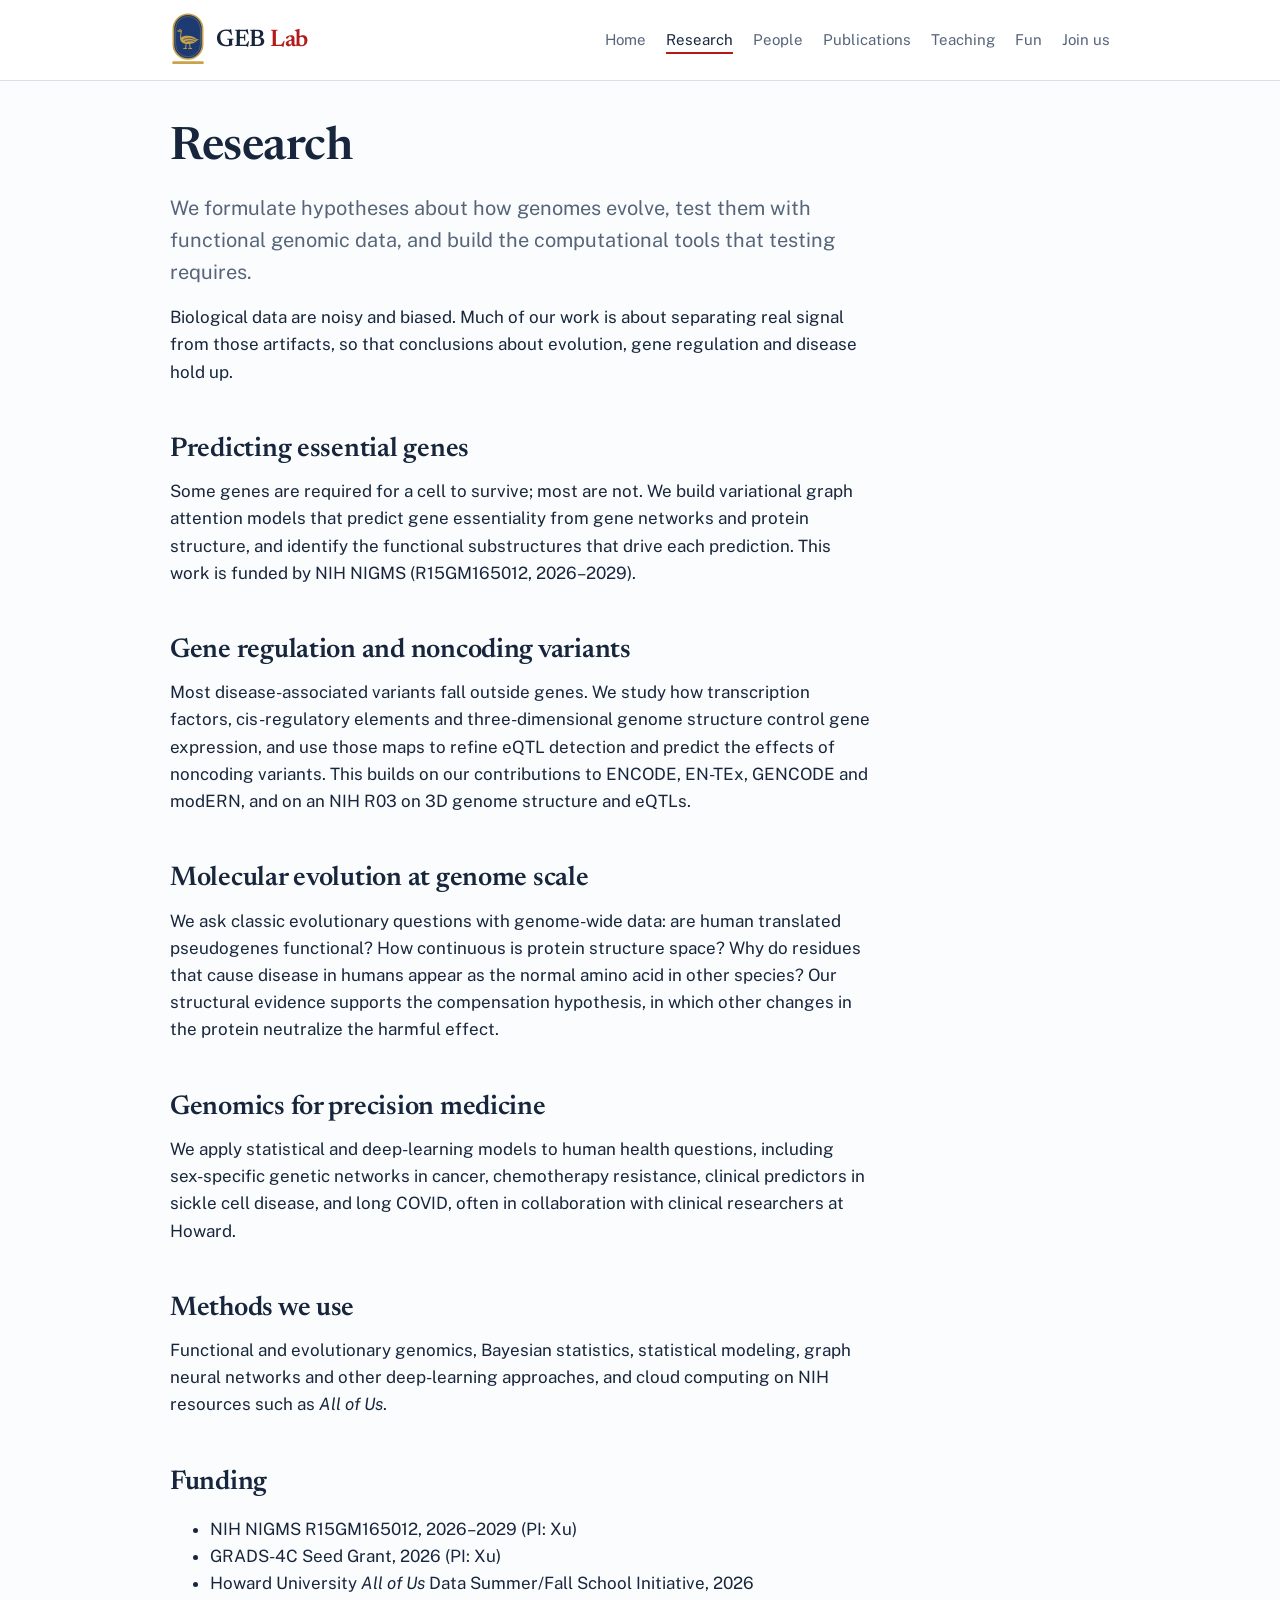
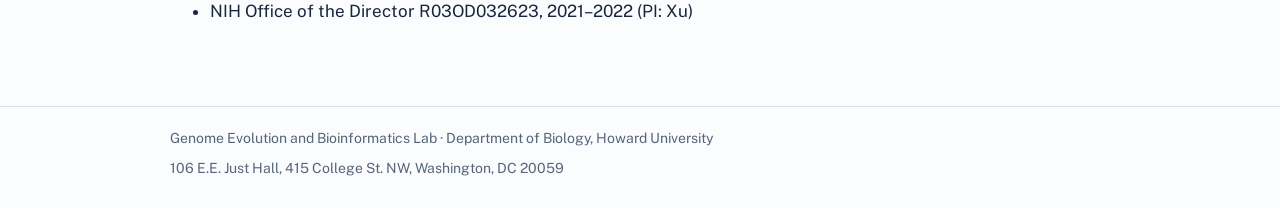
<file: research.html>
<!doctype html>
<html lang="en">
<head>
  <meta charset="utf-8">
  <meta name="viewport" content="width=device-width, initial-scale=1">
  <title>Research · GEB Lab</title>
  <meta name="description" content="Research in the GEB Lab: gene essentiality, gene regulation, molecular evolution and precision medicine.">
  <link rel="preconnect" href="https://fonts.googleapis.com">
  <link rel="preconnect" href="https://fonts.gstatic.com" crossorigin>
  <link href="https://fonts.googleapis.com/css2?family=JetBrains+Mono:wght@400;700&family=Newsreader:opsz,wght@6..72,500;6..72,600&family=Public+Sans:wght@400;600;700&display=swap" rel="stylesheet">
  <link rel="icon" href="favicon.svg" type="image/svg+xml">
  <link rel="stylesheet" href="style.css">
</head>
<body>
  <!-- ===== Menu: the same block is on every page. To add a page, add a <li> on every page. ===== -->
  <header class="site-header">
    <div class="wrap">
      <a class="wordmark brand" href="index.html" aria-label="GEB Lab home"><img class="logo" src="images/logo-cartouche.svg" alt="" width="36" height="56"><span class="wm-text">GEB <span>Lab</span></span></a>
      <nav aria-label="Main">
        <ul>
        <li><a href="index.html">Home</a></li>
        <li><a href="research.html" aria-current="page">Research</a></li>
        <li><a href="people.html">People</a></li>
        <li><a href="publications.html">Publications</a></li>
        <li><a href="teaching.html">Teaching</a></li>
        <li><a href="fun.html">Fun</a></li>
        <li><a href="join.html">Join us</a></li>
        </ul>
      </nav>
    </div>
  </header>

  <main>
    <div class="wrap">
      <h1>Research</h1>
      <div class="prose">
        <p class="lede">We formulate hypotheses about how genomes evolve, test them with
        functional genomic data, and build the computational tools that testing requires.</p>
        <p>Biological data are noisy and biased. Much of our work is about separating real signal
        from those artifacts, so that conclusions about evolution, gene regulation and disease
        hold up.</p>

        <h2>Predicting essential genes</h2>
        <p>Some genes are required for a cell to survive; most are not. We build variational graph
        attention models that predict gene essentiality from gene networks and protein structure, and
        identify the functional substructures that drive each prediction. This work is funded by
        NIH NIGMS (R15GM165012, 2026–2029).</p>

        <h2>Gene regulation and noncoding variants</h2>
        <p>Most disease-associated variants fall outside genes. We study how transcription factors,
        cis-regulatory elements and three-dimensional genome structure control gene expression, and use
        those maps to refine eQTL detection and predict the effects of noncoding variants. This builds on
        our contributions to ENCODE, EN-TEx, GENCODE and modERN, and on an NIH R03 on 3D genome structure
        and eQTLs.</p>

        <h2>Molecular evolution at genome scale</h2>
        <p>We ask classic evolutionary questions with genome-wide data: are human translated pseudogenes
        functional? How continuous is protein structure space? Why do residues that cause disease in
        humans appear as the normal amino acid in other species? Our structural evidence supports the
        compensation hypothesis, in which other changes in the protein neutralize the harmful effect.</p>

        <h2>Genomics for precision medicine</h2>
        <p>We apply statistical and deep-learning models to human health questions, including
        sex-specific genetic networks in cancer, chemotherapy resistance, clinical predictors in sickle
        cell disease, and long COVID, often in collaboration with clinical researchers at Howard.</p>

        <h2>Methods we use</h2>
        <p>Functional and evolutionary genomics, Bayesian statistics, statistical modeling, graph neural
        networks and other deep-learning approaches, and cloud computing on NIH resources such as
        <em>All of Us</em>.</p>

        <h2>Funding</h2>
        <ul>
          <li>NIH NIGMS R15GM165012, 2026–2029 (PI: Xu)</li>
          <li>GRADS-4C Seed Grant, 2026 (PI: Xu)</li>
          <li>Howard University <em>All of Us</em> Data Summer/Fall School Initiative, 2026</li>
          <li>NIH Office of the Director R03OD032623, 2021–2022 (PI: Xu)</li>
        </ul>
      </div>
    </div>
  </main>

  <footer class="site-footer">
    <div class="wrap">
      <span>Genome Evolution and Bioinformatics Lab · Department of Biology, Howard University</span>
      <span>106 E.E. Just Hall, 415 College St. NW, Washington, DC 20059</span>
    </div>
  </footer>
</body>
</html>
</file>
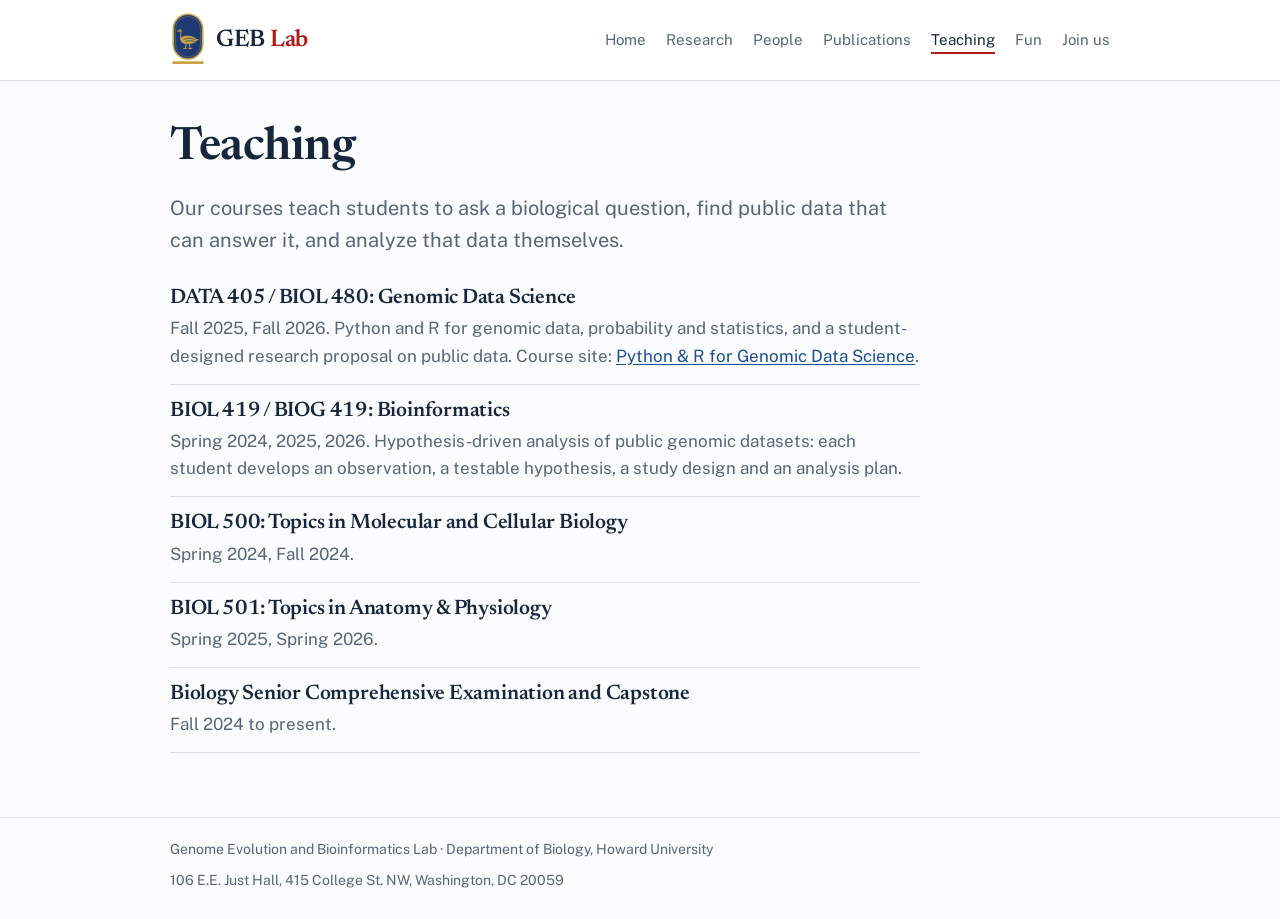
<file: teaching.html>
<!doctype html>
<html lang="en">
<head>
  <meta charset="utf-8">
  <meta name="viewport" content="width=device-width, initial-scale=1">
  <title>Teaching · GEB Lab</title>
  <meta name="description" content="Courses taught by the GEB Lab at Howard University.">
  <link rel="preconnect" href="https://fonts.googleapis.com">
  <link rel="preconnect" href="https://fonts.gstatic.com" crossorigin>
  <link href="https://fonts.googleapis.com/css2?family=JetBrains+Mono:wght@400;700&family=Newsreader:opsz,wght@6..72,500;6..72,600&family=Public+Sans:wght@400;600;700&display=swap" rel="stylesheet">
  <link rel="icon" href="favicon.svg" type="image/svg+xml">
  <link rel="stylesheet" href="style.css">
</head>
<body>
  <!-- ===== Menu: the same block is on every page. To add a page, add a <li> on every page. ===== -->
  <header class="site-header">
    <div class="wrap">
      <a class="wordmark brand" href="index.html" aria-label="GEB Lab home"><img class="logo" src="images/logo-cartouche.svg" alt="" width="36" height="56"><span class="wm-text">GEB <span>Lab</span></span></a>
      <nav aria-label="Main">
        <ul>
        <li><a href="index.html">Home</a></li>
        <li><a href="research.html">Research</a></li>
        <li><a href="people.html">People</a></li>
        <li><a href="publications.html">Publications</a></li>
        <li><a href="teaching.html" aria-current="page">Teaching</a></li>
        <li><a href="fun.html">Fun</a></li>
        <li><a href="join.html">Join us</a></li>
        </ul>
      </nav>
    </div>
  </header>

  <main>
    <div class="wrap">
      <h1>Teaching</h1>
      <p class="lede">Our courses teach students to ask a biological question, find public data that can
      answer it, and analyze that data themselves.</p>

      <div class="course">
        <h3>DATA 405 / BIOL 480: Genomic Data Science</h3>
        <p>Fall 2025, Fall 2026. Python and R for genomic data, probability and statistics, and a
        student-designed research proposal on public data.
        Course site: <a href="https://compbio-geb.github.io/Lab1_Python_and_R/">Python &amp; R for Genomic Data Science</a>.</p>
      </div>
      <div class="course">
        <h3>BIOL 419 / BIOG 419: Bioinformatics</h3>
        <p>Spring 2024, 2025, 2026. Hypothesis-driven analysis of public genomic datasets: each student
        develops an observation, a testable hypothesis, a study design and an analysis plan.</p>
      </div>
      <div class="course">
        <h3>BIOL 500: Topics in Molecular and Cellular Biology</h3>
        <p>Spring 2024, Fall 2024.</p>
      </div>
      <div class="course">
        <h3>BIOL 501: Topics in Anatomy &amp; Physiology</h3>
        <p>Spring 2025, Spring 2026.</p>
      </div>
      <div class="course">
        <h3>Biology Senior Comprehensive Examination and Capstone</h3>
        <p>Fall 2024 to present.</p>
      </div>
    </div>
  </main>

  <footer class="site-footer">
    <div class="wrap">
      <span>Genome Evolution and Bioinformatics Lab · Department of Biology, Howard University</span>
      <span>106 E.E. Just Hall, 415 College St. NW, Washington, DC 20059</span>
    </div>
  </footer>
</body>
</html>
</file>
<file: style.css>
/* GEB Lab — shared styles. Edit colors here; every page picks them up. */
:root {
  --paper: #fbfcfd;
  --ink: #17263c;
  --muted: #56657a;
  --rule: #d9dfe7;
  --link: #1d4f91;
  --howard-red: #b31b1b;
  --tint: #eef2f7;
  /* nucleotide colors, used only in the alignment */
  --nt-a: #2e7d4f;
  --nt-c: #2f6fba;
  --nt-g: #b7791f;
  --nt-t: #b31b1b;
  --serif: "Newsreader", Georgia, serif;
  --sans: "Public Sans", system-ui, -apple-system, "Segoe UI", sans-serif;
  --mono: "JetBrains Mono", ui-monospace, Menlo, Consolas, monospace;
}

* { box-sizing: border-box; }
html { -webkit-text-size-adjust: 100%; }
body {
  margin: 0;
  background: var(--paper);
  color: var(--ink);
  font-family: var(--sans);
  font-size: 17px;
  line-height: 1.6;
}
a { color: var(--link); text-underline-offset: 2px; }
a:hover { color: var(--howard-red); }
a:focus-visible, button:focus-visible { outline: 2px solid var(--howard-red); outline-offset: 2px; }

/* ---------- header / nav ---------- */
.site-header { border-bottom: 1px solid var(--rule); background: #fff; }
.site-header .wrap {
  display: flex; flex-wrap: wrap; align-items: center;
  justify-content: space-between; gap: 8px 24px;
  padding-top: 12px; padding-bottom: 12px;
}
.wordmark {
  font-family: var(--serif); font-size: 24px; font-weight: 600;
  color: var(--ink); text-decoration: none; letter-spacing: -0.01em;
}
.wordmark span span, .wordmark > span:not(.wm-text) { color: var(--howard-red); }
nav ul { list-style: none; display: flex; flex-wrap: wrap; gap: 4px 20px; margin: 0; padding: 0; }
nav a { color: var(--muted); text-decoration: none; font-size: 15px; padding: 4px 0; }
nav a:hover { color: var(--ink); }
nav a[aria-current="page"] { color: var(--ink); border-bottom: 2px solid var(--howard-red); }

/* ---------- layout ---------- */
.wrap { max-width: 980px; margin: 0 auto; padding-left: 20px; padding-right: 20px; }
main .wrap { padding-top: 40px; padding-bottom: 64px; }
.prose { max-width: 70ch; }

h1, h2, h3 { font-family: var(--serif); font-weight: 600; line-height: 1.2; letter-spacing: -0.01em; }
h1 { font-size: clamp(32px, 5vw, 46px); margin: 0 0 16px; }
h2 { font-size: 27px; margin: 48px 0 12px; }
h3 { font-size: 21px; margin: 32px 0 8px; }
p { margin: 0 0 16px; }
.lede { font-size: 20px; color: var(--muted); max-width: 62ch; }

/* ---------- home hero: the alignment ---------- */
.hero { padding: 8px 0 8px; }
.hero-title { display: flex; align-items: center; gap: 28px; margin-bottom: 16px; }
.hero-title img { width: 150px; height: 150px; flex: none; }
.hero-title h1 { margin: 0; text-wrap: balance; }
.alignment {
  margin: 32px 0 8px;
  font-family: var(--mono); font-size: 15px; line-height: 1.9;
  overflow-x: auto; padding: 18px 20px; background: #fff;
  border: 1px solid var(--rule); border-radius: 6px;
}
.alignment .row { display: flex; white-space: pre; }
.alignment .sp { width: 11ch; flex: none; color: var(--muted); font-family: var(--sans); font-size: 14px; }
.alignment .a { color: var(--nt-a); }
.alignment .c { color: var(--nt-c); }
.alignment .g { color: var(--nt-g); }
.alignment .t { color: var(--nt-t); }
.alignment .hl { background: #fbd5d5; box-shadow: 0 0 0 2px #fbd5d5; border-radius: 2px; font-weight: 700; }
.caption { font-size: 14px; color: var(--muted); margin: 0 0 8px; }

/* ---------- research themes ---------- */
.themes { display: grid; grid-template-columns: repeat(auto-fit, minmax(260px, 1fr)); gap: 8px 40px; margin-top: 8px; }
.theme { border-top: 3px solid var(--ink); padding-top: 12px; }
.theme h3 { margin-top: 0; }
.theme p { color: var(--muted); font-size: 16px; }

/* ---------- news / lists ---------- */
.news { list-style: none; padding: 0; margin: 0; max-width: 75ch; }
.news li { display: grid; grid-template-columns: 9ch 1fr; gap: 16px; padding: 10px 0; border-bottom: 1px solid var(--rule); }
.news time { color: var(--muted); font-size: 15px; }

/* ---------- people ---------- */
.pi { display: grid; grid-template-columns: 180px 1fr; gap: 28px; align-items: start; }
.photo {
  width: 180px; aspect-ratio: 4 / 5; background: var(--tint); border-radius: 6px;
  display: flex; align-items: center; justify-content: center;
  color: var(--muted); font-size: 13px; text-align: center; padding: 12px; object-fit: cover;
}
img.photo { display: block; padding: 0; height: auto; }
.members { list-style: none; padding: 0; margin: 0; display: grid; grid-template-columns: repeat(auto-fill, minmax(260px, 1fr)); gap: 4px 32px; }
.members li { padding: 10px 0; border-bottom: 1px solid var(--rule); }
.members strong { display: block; }
.members span { color: var(--muted); font-size: 15px; }

/* ---------- publications ---------- */
.pubs { list-style: none; padding: 0; margin: 0; max-width: 78ch; }
.pubs li { padding: 12px 0; border-bottom: 1px solid var(--rule); }
.pubs .title { font-weight: 600; }
.pubs .journal { font-style: italic; }
.pubs .me { font-weight: 700; }
.year { font-family: var(--serif); font-size: 22px; margin: 36px 0 4px; color: var(--howard-red); }

/* ---------- teaching ---------- */
.course { padding: 14px 0; border-bottom: 1px solid var(--rule); max-width: 75ch; }
.course h3 { margin: 0 0 4px; }
.course p { margin: 0; color: var(--muted); }

/* ---------- footer ---------- */
.site-footer { border-top: 1px solid var(--rule); color: var(--muted); font-size: 14px; }
.site-footer .wrap { padding-top: 20px; padding-bottom: 28px; display: flex; flex-wrap: wrap; justify-content: space-between; gap: 8px 24px; }

/* ---------- logo: Nut's starry arch over the goose of Geb on a DNA helix (images/logo.svg) ---------- */
.wordmark.brand { display: inline-flex; align-items: center; gap: 10px; line-height: 1; }
.logo { height: 56px; width: auto; flex: none; }

/* ---------- About the name ---------- */
.name-note { display: grid; grid-template-columns: minmax(0, 1.1fr) minmax(0, 1fr); gap: 32px; align-items: center; margin-top: 8px; max-width: 980px; }
.name-note p { color: var(--muted); }
.geb-art { width: 100%; height: auto; display: block; }
@media (max-width: 640px) { .name-note { grid-template-columns: 1fr; gap: 16px; } }

/* ---------- Fun page: one <article class="entry"> per fun thing, newest first ---------- */
.entry { background: #fff; border: 1px solid var(--rule); border-radius: 8px; padding: 32px; margin-top: 24px; }
.entry h2 { margin: 0 0 4px; }
.entry time { color: var(--muted); font-size: 15px; }
.entry-body { display: grid; grid-template-columns: 280px minmax(0, 1fr); gap: 40px; align-items: center; margin-top: 24px; }
.entry-body img.main { width: 100%; height: auto; }
.entry-body p { color: var(--muted); }
.sketches { list-style: none; padding: 0; margin: 28px 0 0; display: grid; grid-template-columns: repeat(auto-fill, minmax(120px, 1fr)); gap: 16px; }
.sketches li { text-align: center; font-size: 14px; color: var(--muted); }
.sketches img { width: 100%; height: 100px; object-fit: contain; background: var(--paper); border-radius: 6px; padding: 10px; margin-bottom: 6px; }

@media (max-width: 640px) {
  .entry { padding: 20px; }
  .entry-body { grid-template-columns: 1fr; gap: 20px; }
  .entry-body img.main { max-width: 220px; }
  .hero-title { flex-direction: column; align-items: flex-start; gap: 16px; }
  .hero-title img { width: 110px; height: 110px; }
  .logo { height: 48px; width: auto; }
  body { font-size: 16px; }
  .pi { grid-template-columns: 1fr; }
  .news li { grid-template-columns: 1fr; gap: 0; }
  .alignment { font-size: 13px; }
  .alignment .sp { width: 10ch; font-size: 12px; }
}
</file>
